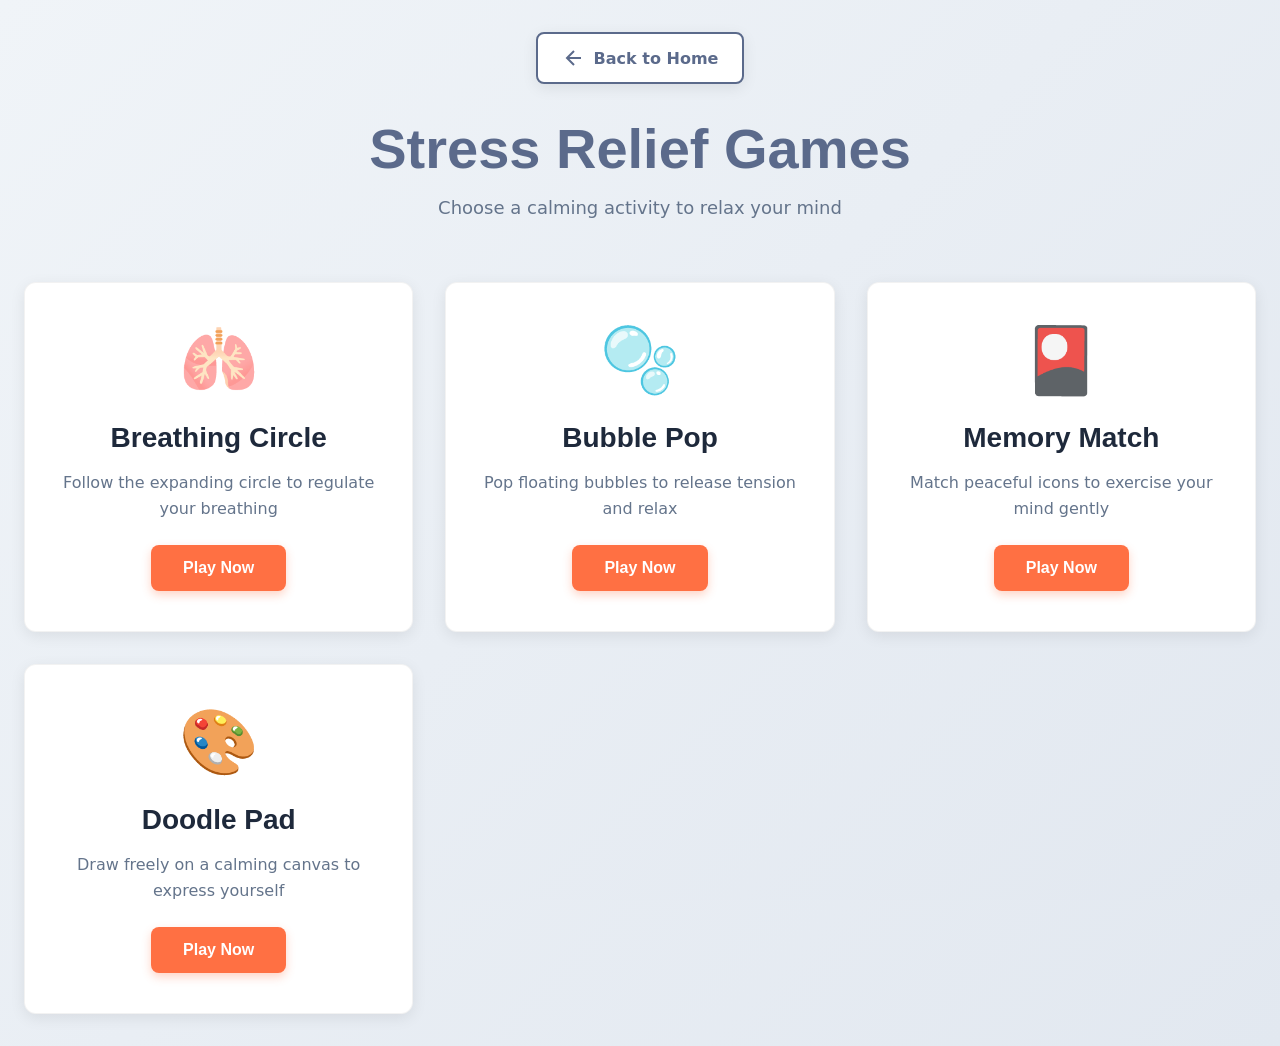
<file: game.html>
<!DOCTYPE html>
<html lang="en">

<head>
    <meta charset="UTF-8">
    <meta name="viewport" content="width=device-width, initial-scale=1.0">
    <meta name="description"
        content="Play stress-relieving games including breathing exercises, bubble pop, memory match, and doodle pad">
    <title>Stress Relief Games - MindEase</title>
    <link rel="preconnect" href="https://fonts.googleapis.com">
    <link rel="icon" type="image/png" href="logo-1.png">
    <link rel="preconnect" href="https://fonts.gstatic.com" crossorigin>
    <link
        href="https://fonts.googleapis.com/css2?family=Inter:wght@300;400;500;600;700&family=Outfit:wght@400;600;700&display=swap"
        rel="stylesheet">
    <link rel="stylesheet" href="games.css">
</head>

<body>
    <div class="background-gradient"></div>

    <header class="header">
        <div class="header-content">
            <a href="index.html" class="back-button">
                <svg width="24" height="24" viewBox="0 0 24 24" fill="none" stroke="currentColor" stroke-width="2">
                    <path d="M19 12H5M12 19l-7-7 7-7" />
                </svg>
                Back to Home
            </a>
            <h1 class="main-title">Stress Relief Games</h1>
            <p class="subtitle">Choose a calming activity to relax your mind</p>
        </div>
    </header>

    <main class="games-grid">
        <!-- Breathing Circle Game -->
        <div class="game-card" data-game="breathing">
            <div class="card-icon">🫁</div>
            <h2>Breathing Circle</h2>
            <p>Follow the expanding circle to regulate your breathing</p>
            <button class="play-button" onclick="openGame('breathing')">Play Now</button>
        </div>

        <!-- Bubble Pop Game -->
        <div class="game-card" data-game="bubble">
            <div class="card-icon">🫧</div>
            <h2>Bubble Pop</h2>
            <p>Pop floating bubbles to release tension and relax</p>
            <button class="play-button" onclick="openGame('bubble')">Play Now</button>
        </div>

        <!-- Memory Match Game -->
        <div class="game-card" data-game="memory">
            <div class="card-icon">🎴</div>
            <h2>Memory Match</h2>
            <p>Match peaceful icons to exercise your mind gently</p>
            <button class="play-button" onclick="openGame('memory')">Play Now</button>
        </div>

        <!-- Doodle Pad Game -->
        <div class="game-card" data-game="doodle">
            <div class="card-icon">🎨</div>
            <h2>Doodle Pad</h2>
            <p>Draw freely on a calming canvas to express yourself</p>
            <button class="play-button" onclick="openGame('doodle')">Play Now</button>
        </div>


    </main>

    <!-- Game Modals -->
    <div id="breathing-modal" class="game-modal">
        <div class="modal-content">
            <button class="close-button" onclick="closeGame('breathing')">×</button>
            <h2>Breathing Circle</h2>
            <p class="instruction">Follow the circle as it expands and contracts</p>
            <div class="breathing-container">
                <div class="breathing-circle">
                    <div class="breathing-text">Breathe</div>
                </div>
                <div class="breathing-instruction">Inhale</div>
            </div>
            <button class="action-button" onclick="startBreathing()">Start Exercise</button>
        </div>
    </div>

    <!-- Bubble Pop Modal -->
    <div id="bubble-modal" class="game-modal">
        <div class="modal-content">
            <button class="close-button" onclick="closeGame('bubble')">×</button>
            <h2>Bubble Pop</h2>
            <div class="score-display">Score: <span id="bubble-score">0</span></div>
            <canvas id="bubble-canvas"></canvas>
            <button class="action-button" onclick="startBubbles()">Start Popping</button>
        </div>
    </div>

    <!-- Memory Match Modal -->
    <div id="memory-modal" class="game-modal">
        <div class="modal-content">
            <button class="close-button" onclick="closeGame('memory')">×</button>
            <h2>Memory Match</h2>
            <div class="game-stats">
                <div class="stat">Moves: <span id="moves">0</span></div>
                <div class="stat">Matches: <span id="matches">0</span></div>
            </div>
            <div id="memory-grid" class="memory-grid"></div>
            <button class="action-button" onclick="startMemory()">New Game</button>
        </div>
    </div>

    <!-- Doodle Pad Modal -->
    <div id="doodle-modal" class="game-modal">
        <div class="modal-content">
            <button class="close-button" onclick="closeGame('doodle')">×</button>
            <h2>Doodle Pad</h2>
            <div class="doodle-controls">
                <input type="color" id="color-picker" value="#6366f1">
                <input type="range" id="brush-size" min="1" max="20" value="5">
                <button class="control-button" onclick="clearCanvas()">Clear</button>
            </div>
            <canvas id="doodle-canvas"></canvas>
        </div>
    </div>



    <script src="game.js"></script>
</body>

</html>
</file>
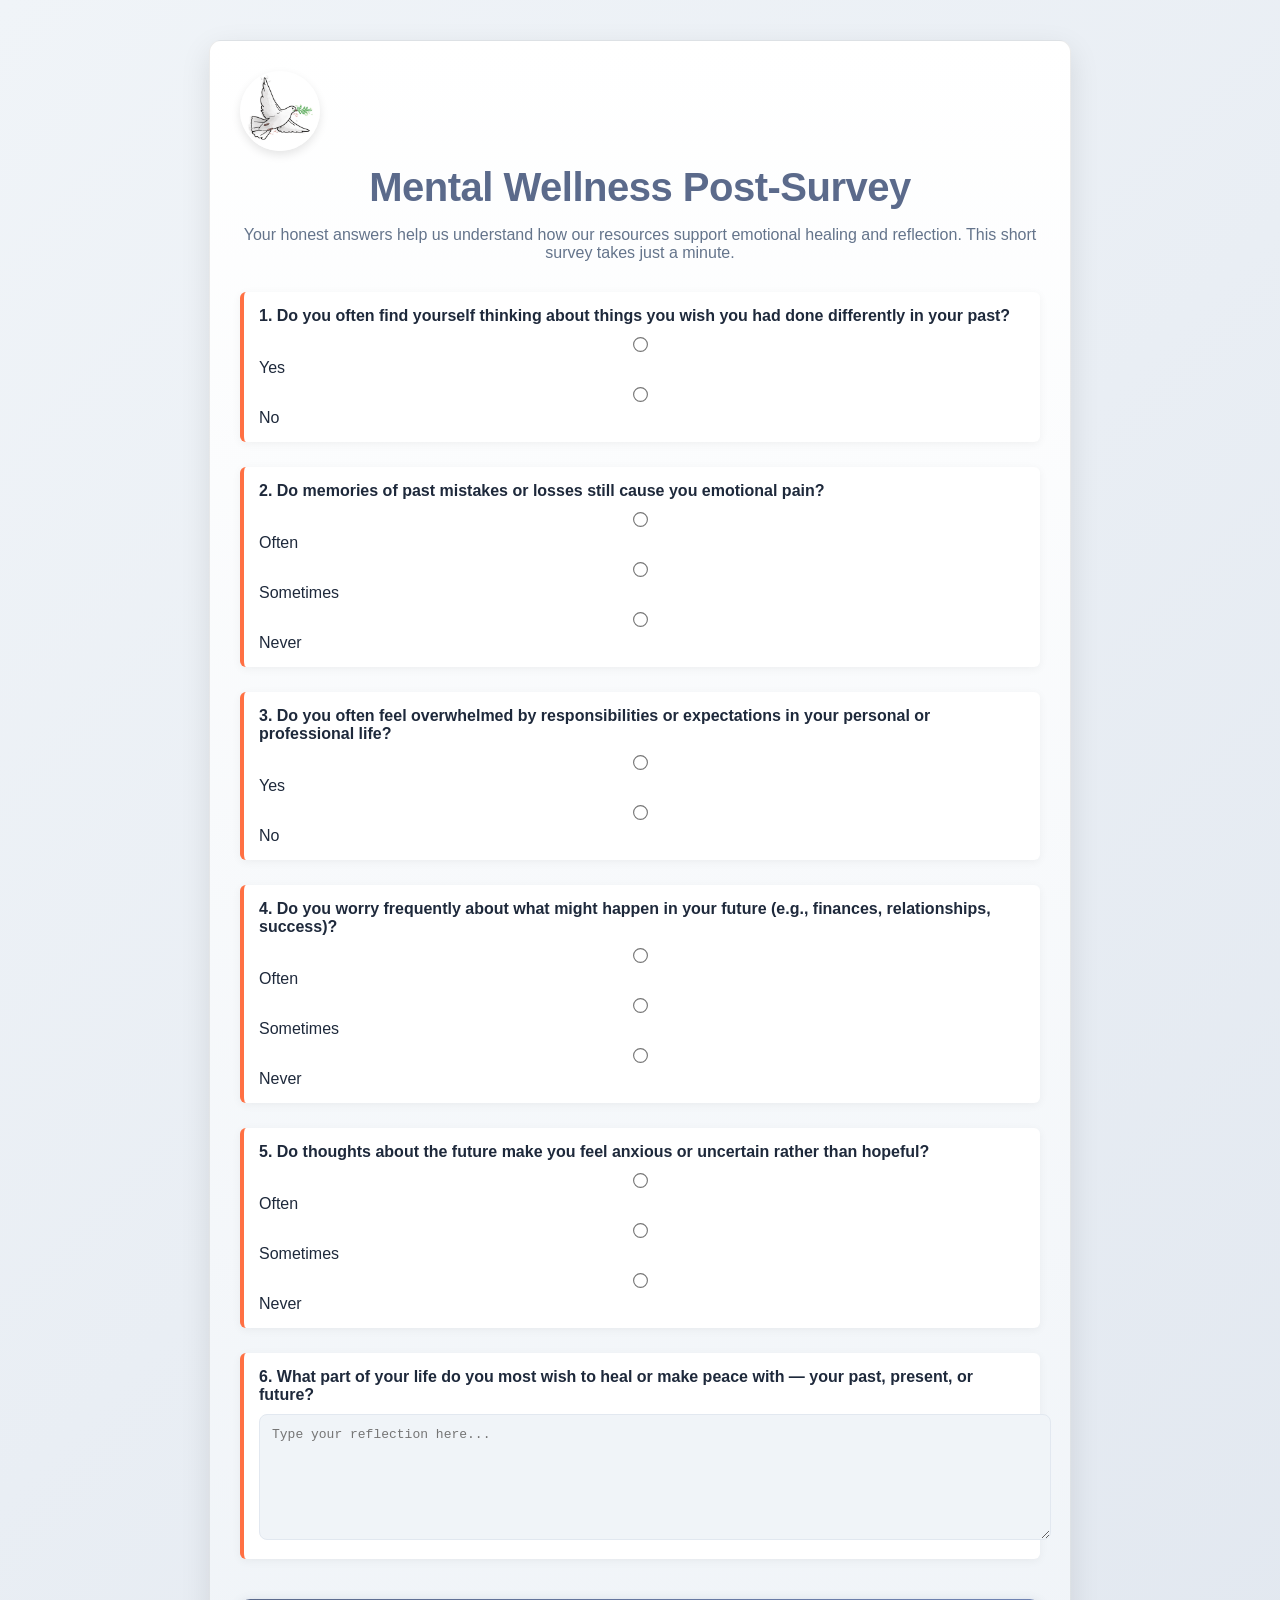
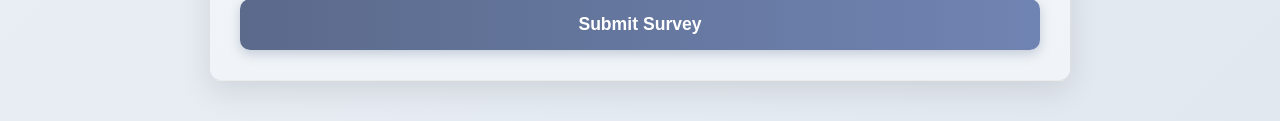
<file: survey.html>
<!DOCTYPE html>
<html lang="en">

<head>
    <meta charset="UTF-8">
    <meta name="viewport" content="width=device-width, initial-scale=1.0">
    <title>Mental Wellness Post-Survey</title>
    <link rel="stylesheet" href="survey.css">
    <link rel="icon" type="image/png" href="logo-1.png">
</head>

<body>
    <div class="survey-card">
        <img src="logo-1.png" alt="MindEase Logo" class="logo-img">
        <h1>Mental Wellness Post-Survey</h1>
        <p class="intro">Your honest answers help us understand how our resources support emotional healing and
            reflection. This short survey takes just a minute.</p>

        <form id="surveyForm">
            <div class="question">
                <label>1. Do you often find yourself thinking about things you wish you had done differently in your
                    past?</label>
                <div class="options">
                    <input type="radio" name="q1" value="2"> Yes
                    <input type="radio" name="q1" value="0"> No
                </div>
            </div>

            <div class="question">
                <label>2. Do memories of past mistakes or losses still cause you emotional pain?</label>
                <div class="options">
                    <input type="radio" name="q2" value="2"> Often
                    <input type="radio" name="q2" value="1"> Sometimes
                    <input type="radio" name="q2" value="0"> Never
                </div>
            </div>

            <div class="question">
                <label>3. Do you often feel overwhelmed by responsibilities or expectations in your personal or
                    professional life?</label>
                <div class="options">
                    <input type="radio" name="q3" value="2"> Yes
                    <input type="radio" name="q3" value="0"> No
                </div>
            </div>

            <div class="question">
                <label>4. Do you worry frequently about what might happen in your future (e.g., finances, relationships,
                    success)?</label>
                <div class="options">
                    <input type="radio" name="q4" value="2"> Often
                    <input type="radio" name="q4" value="1"> Sometimes
                    <input type="radio" name="q4" value="0"> Never
                </div>
            </div>

            <div class="question">
                <label>5. Do thoughts about the future make you feel anxious or uncertain rather than hopeful?</label>
                <div class="options">
                    <input type="radio" name="q5" value="2"> Often
                    <input type="radio" name="q5" value="1"> Sometimes
                    <input type="radio" name="q5" value="0"> Never
                </div>
            </div>

            <div class="question open-ended">
                <label>6. What part of your life do you most wish to heal or make peace with — your past, present, or
                    future?</label>
                <textarea name="q6" rows="4" placeholder="Type your reflection here..."></textarea>
            </div>

            <button type="submit">Submit Survey</button>
        </form>

        <div id="resultBox" class="hidden">
            <h2>💖 Thank You!</h2>
            <p>Your responses have been recorded. Below is your reflection score:</p>
            <div id="scoreDisplay"></div>
            <p id="scoreMessage"></p>
            <button id="retryBtn">Take Again</button>
        </div>
    </div>

    <script src="survey.js"></script>
</body>

</html>
</file>
<file: games.css>
* {
    margin: 0;
    padding: 0;
    box-sizing: border-box;
}

:root {
    --primary-color: #5B6A8B;
    --secondary-color: #FF7043;
    --bg-light: #F0F4F8;
    --bg-dark: #E2E8F0;
    --surface-color: #FFFFFF;
    --text-dark: #1E293B;
    --text-medium: #64748B;
    --glass: rgba(255, 255, 255, 0.85);
    --radius: 12px;
    --shadow-light: 0 4px 15px rgba(0, 0, 0, 0.08);
    --shadow-deep: 0 10px 30px rgba(0, 0, 0, 0.12);
}

body {
    font-family: 'Poppins', system-ui, -apple-system, sans-serif;
    background: linear-gradient(135deg, var(--bg-light), var(--bg-dark));
    color: var(--text-dark);
    min-height: 100vh;
    overflow-x: hidden;
    position: relative;
}

.background-gradient {
    position: fixed;
    top: 0;
    left: 0;
    width: 100%;
    height: 100%;
    background: linear-gradient(135deg, var(--bg-light) 0%, var(--bg-dark) 100%);
    z-index: -1;
}

/* Header Styles */
.header {
    padding: 2rem 1.5rem;
    text-align: center;
}

.header-content {
    max-width: 800px;
    margin: 0 auto;
}

.back-button {
    display: inline-flex;
    align-items: center;
    gap: 0.5rem;
    padding: 0.75rem 1.5rem;
    background: var(--surface-color);
    border: 2px solid var(--primary-color);
    border-radius: 8px;
    color: var(--primary-color);
    text-decoration: none;
    font-weight: 600;
    transition: all 0.3s ease;
    margin-bottom: 2rem;
    box-shadow: var(--shadow-light);
}

.back-button:hover {
    background: var(--bg-dark);
    color: var(--secondary-color);
    border-color: var(--secondary-color);
    transform: translateX(-4px);
    box-shadow: var(--shadow-deep);
}

.main-title {
    font-family: 'Poppins', sans-serif;
    font-size: 3.5rem;
    font-weight: 700;
    color: var(--primary-color);
    margin-bottom: 1rem;
}

.subtitle {
    font-size: 1.125rem;
    color: var(--text-medium);
    font-weight: 300;
}

/* Games Grid */
.games-grid {
    display: grid;
    grid-template-columns: repeat(auto-fit, minmax(300px, 1fr));
    gap: 2rem;
    padding: 2rem 1.5rem;
    max-width: 1400px;
    margin: 0 auto;
}

.game-card {
    background: var(--surface-color);
    border: 1px solid rgba(0, 0, 0, 0.05);
    border-radius: var(--radius);
    padding: 2.5rem 2rem;
    transition: all 0.3s ease;
    cursor: pointer;
    text-align: center;
    box-shadow: var(--shadow-light);
}

.game-card:hover {
    transform: translateY(-4px);
    box-shadow: var(--shadow-deep);
    border-color: var(--secondary-color);
}

.card-icon {
    font-size: 4rem;
    margin-bottom: 1.5rem;
}

.game-card h2 {
    font-family: 'Poppins', sans-serif;
    font-size: 1.75rem;
    font-weight: 600;
    margin-bottom: 1rem;
    color: var(--text-dark);
}

.game-card p {
    color: var(--text-medium);
    line-height: 1.6;
    margin-bottom: 1.5rem;
}

.play-button {
    background: var(--secondary-color);
    color: white;
    border: none;
    padding: 0.875rem 2rem;
    border-radius: 8px;
    font-size: 1rem;
    font-weight: 600;
    cursor: pointer;
    transition: all 0.3s ease;
    box-shadow: 0 4px 10px rgba(255, 112, 67, 0.3);
}

.play-button:hover {
    background: #E55C30;
    transform: scale(1.05);
    box-shadow: 0 6px 15px rgba(255, 112, 67, 0.4);
}

.play-button:active {
    transform: scale(0.98);
}

/* Game Modal Styles */
.game-modal {
    display: none;
    position: fixed;
    top: 0;
    left: 0;
    width: 100%;
    height: 100%;
    background: rgba(30, 41, 59, 0.95);
    backdrop-filter: blur(10px);
    z-index: 1000;
    justify-content: center;
    align-items: center;
    animation: fadeIn 0.3s ease;
}

.game-modal.active {
    display: flex;
}

@keyframes fadeIn {
    from {
        opacity: 0;
    }

    to {
        opacity: 1;
    }
}

.modal-content {
    background: var(--surface-color);
    border: 1px solid rgba(0, 0, 0, 0.1);
    border-radius: var(--radius);
    padding: 2.5rem;
    max-width: 90%;
    max-height: 90vh;
    overflow-y: auto;
    position: relative;
    animation: slideUp 0.4s cubic-bezier(0.4, 0, 0.2, 1);
    box-shadow: 0 25px 80px rgba(0, 0, 0, 0.2);
}

@keyframes slideUp {
    from {
        opacity: 0;
        transform: translateY(30px);
    }

    to {
        opacity: 1;
        transform: translateY(0);
    }
}

.close-button {
    position: absolute;
    top: 1rem;
    right: 1rem;
    background: var(--bg-dark);
    border: 1px solid var(--primary-color);
    color: var(--primary-color);
    font-size: 2rem;
    width: 48px;
    height: 48px;
    border-radius: 12px;
    cursor: pointer;
    transition: all 0.3s ease;
    display: flex;
    align-items: center;
    justify-content: center;
    line-height: 1;
}

.close-button:hover {
    background: var(--secondary-color);
    color: white;
    transform: rotate(90deg);
}

.modal-content h2 {
    font-family: 'Poppins', sans-serif;
    font-size: 2rem;
    margin-bottom: 1rem;
    color: var(--primary-color);
}

.instruction {
    color: var(--text-medium);
    margin-bottom: 2rem;
    font-size: 1.125rem;
}

/* Breathing Circle Game */
.breathing-container {
    display: flex;
    flex-direction: column;
    align-items: center;
    gap: 2rem;
    padding: 3rem 0;
}

.breathing-circle {
    width: 200px;
    height: 200px;
    border-radius: 50%;
    background: linear-gradient(135deg, var(--primary-color), var(--secondary-color));
    display: flex;
    align-items: center;
    justify-content: center;
    box-shadow: 0 0 40px rgba(91, 106, 139, 0.4);
    transition: all 4s ease-in-out;
}

.breathing-circle.inhale {
    transform: scale(1.5);
    box-shadow: 0 0 80px rgba(91, 106, 139, 0.6);
}

.breathing-circle.exhale {
    transform: scale(1);
    box-shadow: 0 0 40px rgba(91, 106, 139, 0.4);
}

.breathing-text {
    font-size: 1.5rem;
    font-weight: 600;
    color: white;
}

.breathing-instruction {
    font-size: 1.75rem;
    font-weight: 600;
    color: var(--primary-color);
    text-transform: uppercase;
    letter-spacing: 2px;
}

/* Bubble Pop Game */
#bubble-canvas {
    width: 100%;
    max-width: 600px;
    height: 500px;
    background: linear-gradient(180deg, var(--bg-light) 0%, var(--bg-dark) 100%);
    border-radius: 16px;
    border: 2px solid var(--primary-color);
    cursor: pointer;
    display: block;
    margin: 1.5rem auto;
}

.score-display {
    font-size: 1.5rem;
    font-weight: 600;
    text-align: center;
    margin-bottom: 1rem;
    color: var(--text-dark);
}

#bubble-score {
    color: var(--secondary-color);
}

/* Memory Match Game */
.game-stats {
    display: flex;
    justify-content: center;
    gap: 3rem;
    margin-bottom: 2rem;
}

.stat {
    font-size: 1.25rem;
    font-weight: 600;
    color: var(--text-dark);
}

.stat span {
    color: var(--secondary-color);
}

.memory-grid {
    display: grid;
    grid-template-columns: repeat(4, 1fr);
    gap: 1rem;
    max-width: 500px;
    margin: 0 auto 2rem;
}

.memory-card {
    aspect-ratio: 1;
    background: var(--bg-light);
    border: 2px solid var(--primary-color);
    border-radius: 12px;
    cursor: pointer;
    display: flex;
    align-items: center;
    justify-content: center;
    font-size: 2.5rem;
    transition: all 0.3s ease;
    position: relative;
}

.memory-card:hover {
    transform: translateY(-4px);
    box-shadow: var(--shadow-light);
}

.memory-card.flipped {
    background: linear-gradient(135deg, var(--primary-color), var(--secondary-color));
    border-color: var(--secondary-color);
    color: white;
}

.memory-card.matched {
    background: #10b981;
    border-color: #10b981;
    cursor: default;
    animation: matchPulse 0.6s ease;
}

@keyframes matchPulse {

    0%,
    100% {
        transform: scale(1);
    }

    50% {
        transform: scale(1.1);
    }
}

.memory-card .card-back {
    font-size: 2rem;
}

.memory-card .card-front {
    display: none;
}

.memory-card.flipped .card-back {
    display: none;
}

.memory-card.flipped .card-front {
    display: block;
}

/* Doodle Pad Game */
.doodle-controls {
    display: flex;
    gap: 1rem;
    align-items: center;
    justify-content: center;
    margin-bottom: 1.5rem;
    flex-wrap: wrap;
}

#color-picker {
    width: 60px;
    height: 48px;
    border: 2px solid var(--primary-color);
    border-radius: 8px;
    cursor: pointer;
}

#brush-size {
    width: 150px;
    cursor: pointer;
}

.control-button {
    padding: 0.75rem 1.5rem;
    background: var(--surface-color);
    border: 2px solid var(--primary-color);
    color: var(--primary-color);
    border-radius: 8px;
    cursor: pointer;
    font-weight: 600;
    transition: all 0.3s ease;
}

.control-button:hover {
    background: var(--secondary-color);
    border-color: var(--secondary-color);
    color: white;
}

#doodle-canvas {
    width: 100%;
    max-width: 700px;
    height: 500px;
    background: white;
    border-radius: 16px;
    cursor: crosshair;
    display: block;
    margin: 0 auto;
    box-shadow: var(--shadow-deep);
    border: 2px solid var(--primary-color);
}

/* Action Button */
.action-button {
    display: block;
    margin: 0 auto;
    padding: 1rem 3rem;
    background: var(--secondary-color);
    border: none;
    border-radius: 8px;
    color: white;
    font-size: 1.125rem;
    font-weight: 600;
    cursor: pointer;
    transition: all 0.3s ease;
    box-shadow: 0 4px 10px rgba(255, 112, 67, 0.3);
}

.action-button:hover {
    background: #E55C30;
    transform: scale(1.05);
    box-shadow: 0 6px 15px rgba(255, 112, 67, 0.4);
}

.action-button:active {
    transform: scale(0.98);
}

/* Responsive Design */
@media (max-width: 768px) {
    .main-title {
        font-size: 2.5rem;
    }

    .games-grid {
        grid-template-columns: 1fr;
        padding: 1.5rem 1rem;
    }

    .modal-content {
        padding: 1.5rem;
        max-width: 95%;
    }

    .memory-grid {
        gap: 0.5rem;
    }

    #bubble-canvas,
    #doodle-canvas {
        height: 400px;
    }
}

/* Custom Scrollbar */
.modal-content::-webkit-scrollbar {
    width: 8px;
}

.modal-content::-webkit-scrollbar-track {
    background: var(--bg-light);
    border-radius: 4px;
}

.modal-content::-webkit-scrollbar-thumb {
    background: var(--primary-color);
    border-radius: 4px;
}

.modal-content::-webkit-scrollbar-thumb:hover {
    background: var(--secondary-color);
}
</file>
<file: survey.css>
:root {
  --primary-color: #5B6A8B;
  --secondary-color: #FF7043;
  --bg-light: #F0F4F8;
  --bg-dark: #E2E8F0;
  --surface-color: #FFFFFF;
  --text-dark: #1E293B;
  --text-medium: #64748B;
  --radius: 12px;
  --shadow-deep: 0 10px 30px rgba(0, 0, 0, 0.1);
}

body {
  font-family: 'Poppins', sans-serif;
  background: linear-gradient(135deg, var(--bg-light), var(--bg-dark));
  margin: 0;
  padding: 0;
  display: flex;
  flex-direction: column;
  justify-content: center;
  align-items: center;
  min-height: 100vh;
  color: var(--text-dark);
}

.survey-card {
  background: linear-gradient(180deg, var(--surface-color), var(--bg-light));
  width: 90%;
  max-width: 800px;
  border-radius: var(--radius);
  padding: 30px;
  box-shadow: var(--shadow-deep);
  animation: fadeIn 0.8s ease;
  border: 1px solid rgba(0, 0, 0, 0.08);
  margin: 40px auto;
}
.header-area {
  text-align: center;
  margin-bottom: 25px;
}

.logo-img {
  width: 80px;
  height: 80px;
  object-fit: contain;
  border-radius: 50%;
  margin-top: 0;
  margin-bottom: 10px;
  box-shadow: 0 4px 10px rgba(0, 0, 0, 0.1);
}

h1 {
  text-align: center;
  color: var(--primary-color);
  font-weight: 800;
  margin: 0;
  font-size: 2.5em;
  letter-spacing: -0.5px;
  transition: color 0.3s ease, transform 0.3s ease;
}
h1:hover {
  color: var(--secondary-color);
  transform: scale(1.02);
}

.intro {
  text-align: center;
  color: var(--text-medium);
  font-size: 1em;
  margin-bottom: 30px;
}

.question {
  margin-bottom: 25px;
  padding: 15px;
  border-left: 4px solid var(--secondary-color); 
  background-color: var(--surface-color);
  border-radius: 6px;
  box-shadow: 0 2px 10px rgba(0, 0, 0, 0.05);
}
label {
  font-weight: 600;
  color: var(--text-dark);
  display: block;
  margin-bottom: 10px;
}
.options {
  display: flex;
  flex-direction: column;
  gap: 8px;
}
.options input[type="radio"] {
  margin-right: 8px;
  accent-color: var(--secondary-color);
  transform: scale(1.15);
}
.options label {
    font-weight: 400;
    margin-bottom: 0;
    cursor: pointer;
}
textarea {
  width: 100%;
  border: 1px solid var(--bg-dark);
  border-radius: 8px;
  padding: 12px;
  font-size: 1em;
  resize: vertical;
  background-color: var(--bg-light);
  color: var(--text-dark);
  transition: border-color 0.3s ease, box-shadow 0.3s ease;
  min-height: 100px;
}

textarea:focus {
  border-color: var(--primary-color);
  box-shadow: 0 0 8px rgba(91, 106, 139, 0.3);
  outline: none;
}

button {
  background: linear-gradient(90deg, var(--primary-color), #7084B3);
  color: var(--surface-color);
  border: none;
  padding: 15px;
  border-radius: 10px;
  font-size: 1.1em;
  width: 100%;
  cursor: pointer;
  transition: transform 0.3s ease, box-shadow 0.3s ease, background 0.3s ease;
  font-weight: 700;
  box-shadow: 0 4px 12px rgba(91, 106, 139, 0.3);
  margin-top: 15px;
}

button:hover {
  transform: translateY(-2px);
  background: var(--secondary-color);
  box-shadow: 0 6px 15px rgba(255, 112, 67, 0.4);
}
#resultBox {
  text-align: center;
  margin-top: 30px;
  padding: 20px;
  border-radius: 10px;
  background-color: var(--bg-light);
  border: 1px solid var(--primary-color);
}
#scoreDisplay {
  font-size: 24px;
  font-weight: 700;
  color: var(--secondary-color);
  margin: 10px 0;
}
#scoreMessage {
  font-size: 1em;
  color: var(--text-medium);
  margin-bottom: 0;
}
.hidden {
  display: none;
}

@keyframes fadeIn {
  from {opacity: 0; transform: translateY(15px);}
  to {opacity: 1; transform: translateY(0);}
}

@media (max-width: 600px) {
  .survey-card {
    padding: 20px;
    margin: 20px 10px;
  }
  h1 {
    font-size: 2em;
  }
  button {
    font-size: 1em;
  }
}
</file>
